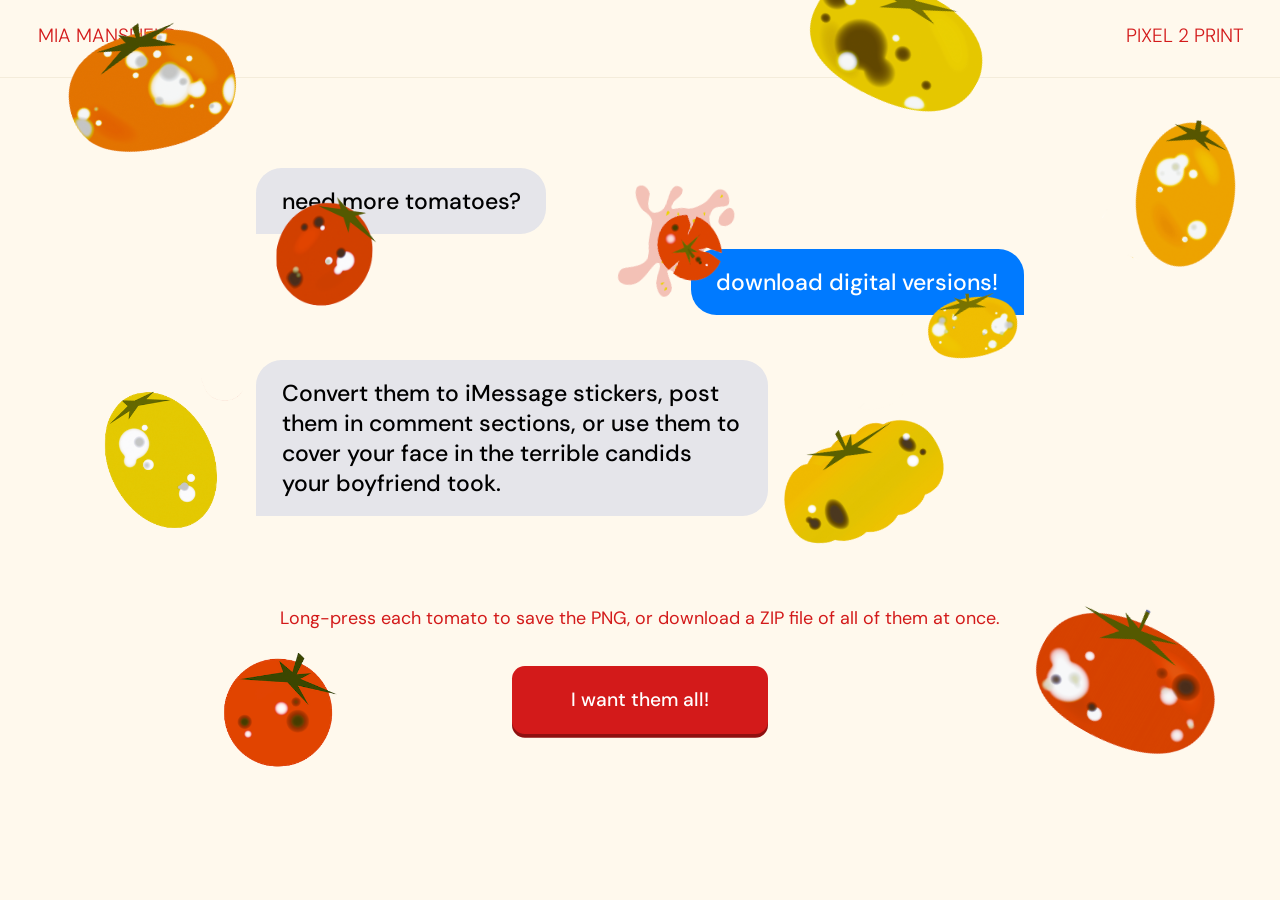
<file: spread-tomatoes.html>
<html lang="en">
    <head>
        <title>Spread Tomatoes</title>
        <link rel="icon" type="image/png" href="images/dsgn2260-tomatoes/logo-tomato.png"/>
        <link rel="stylesheet" type="text/css" href="spread-tomatoes.css">
		<style>
            @import url('https://fonts.googleapis.com/css2?family=DM+Sans:ital,opsz,wght@0,9..40,100..1000;1,9..40,100..1000&family=Modak&display=swap');
        </style>
		<meta name="viewport" content="width=device-width, initial-scale=1.0" />
    </head>

<body>
    <div id="banner">
        <div id="banner-name">
            MIA MANSFIELD
        </div>
        <div id="banner-class">
            PIXEL 2 PRINT
        </div>
    </div>
    
    <div id="cover">
        <h1 class="sent">need more tomatoes?</h1>
        <h1 class="recieved">download digital versions!</h1>
        <div id="message-tomato1">
            <img src="images/dsgn2260-tomatoes/splat.png">
        </div>
        <div id="message-tomato2">
            <img src="images/dsgn2260-tomatoes/yellow1.png">
        </div>
        <h1 class="sent">Convert them to iMessage stickers, post them in comment sections, 
            or use them to cover your face in the terrible candids your boyfriend took.</h1>

        <p>Long-press each tomato to save the PNG, or download a ZIP file of all of them at once.  </p>

        <div id="orange1">
            <img src="images/dsgn2260-tomatoes/orange1.png">
        </div>
        <div id="orange2">
            <img src="images/dsgn2260-tomatoes/orange2.png">
        </div>
        <div id="red1">
            <img src="images/dsgn2260-tomatoes/red1.png">
        </div>
        <div id="red2">
            <img src="images/dsgn2260-tomatoes/red2.png">
        </div>
        <div id="red3">
            <img src="images/dsgn2260-tomatoes/red3.png">
        </div>
        <div id="yellow2">
            <img src="images/dsgn2260-tomatoes/yellow2.png">
        </div>
        <div id="yellow3">
            <img src="images/dsgn2260-tomatoes/yellow3.png">
        </div>
        <div id="yellow4">
            <img src="images/dsgn2260-tomatoes/yellow4.png">
        </div>

        <button class="button" onclick="downloadFile()">
            <h1>I want them all!</h1>
        </button>

        <script>
        function downloadFile() {
            const link = document.createElement('a');
            link.href = 'images/dsgn2260-tomatoes/all_tomatoes.zip';
            link.download = 'all_tomatoes.zip';
            link.click();
        }
        </script>

    </div>

    <!-- <div id="scroll">
        <a href="#download-sect">
            <img src="images/dsgn2260-tomatoes/down.png" alt="Scroll arrow">
        </a>
    </div> -->

    <!-- <div id="download-sect">
        <h2>download digital versions!</h2>
        <p>Long-press each tomato to save the PNG, or download a ZIP file of all of them at once.  
        </br>
        </br>
            Convert them to iMessage stickers to digitally throw at your friends, post them in the comment 
            sections of bad twitter takes, or use them to cover your face in those terrible candids from your boyfriend.</p>
    </div>
    -->
</body>
</file>
<file: spread-tomatoes.css>
body{
    background-color: #FFF9ED;
    margin:0;
    font-weight: 400;
    color: #15161A;
    font-family: Helvetica Neue, sans-serif;
}

h1{
    font-family: DM sans, sans-serif; 
    font-weight: 500;
    font-size: 1.8vw; 
}

.sent{
    color: #000000;
    background-color: #E5E5EA;
    padding: 2vh 2vw;
    border-radius: 2vw 2vw 2vw 0vw;
    display: table;
    max-width: 60%;
    margin-left: 0;
    text-align: left;
}

.recieved{
    color: #ffffff; 
    background-color: #007AFF;
    padding: 2vh 2vw;
    border-radius: 2vw 2vw 0vw 2vw;
    display: table;
    max-width: 60%;
    margin-bottom: 5vh;
    margin-left: auto;
    margin-right: 0;
    text-align: right;
}

p {
    color: #D31A1A; 
    font-size: 1.4vw; 
    font-family: DM Sans, sans-serif; 
    font-weight: 400; 
    word-wrap: break-word;
}

html {
    scroll-behavior: smooth; 
}

#banner{
    width: 100vw;
    height: 6vh;
    border-bottom: 0.1vw solid #f4ecdb;
    color: #D31A1A; 
    font-size: 1.5vw; 
    font-family: DM Sans, sans-serif; 
    font-weight: 300; 
    margin-top: 2.5vh;
}

#banner-name{
    position:absolute;
    margin-left: 3vw;
}

#banner-class{
    position:absolute;
    margin-left: 88vw;
}

#cover{
    position:relative;
    width: 60vw;
    margin-top: 10vh;
    margin-left:20vw;
    z-index: 0;
    text-align: center;
}

#cover p{
    margin-top: 10vh;
}

#message-tomato1{
    position: absolute;
    margin-top: -20vh;
    margin-left:28vw;
    width: 10vw;
}

#message-tomato1 img{
    width: 100%;
    transform: rotate(100deg);
}

#message-tomato2{
    position: absolute;
    margin-top: -8vh;
    margin-left:52vw;
    width: 8vw;
}

#message-tomato2 img{
    width: 100%;
    transform: rotate(-20deg);
}

/* ------------------------------------ */
/* ---------INDIVIDUAL TOMATOES-------- */
/* ------------------------------------ */

#orange1{
    position: absolute;
    margin-top: -70vh;
    margin-left:-16vw;
    width: 15vw;
}

#orange1 img{
    width: 100%;
    transform: rotate(-20deg);
}

#orange2{
    position: absolute;
    margin-top: -60vh;
    margin-left:68vw;
    width: 10vw;
}
#orange2 img{
    width: 100%;
    transform: rotate(30deg);
}

#red1{
    position: absolute;
    margin-top: -52vh;
    margin-left:0vw;
    width: 10vw;
}
#red1 img{
    width: 100%;
}

#red2{
    position: absolute;
    margin-top: -5vh;
    margin-left:60vw;
    width: 18vw;
}
#red2 img{
    width: 100%;
    transform: rotate(30deg);
}

#red3{
    position: absolute;
    margin-top: -1vh;
    margin-left:-3vw;
    width: 10vw;
}
#red3 img{
    width: 100%;
}

#yellow2{
    position: absolute;
    margin-top: -30vh;
    margin-left:-13vw;
    width: 12vw;
}
#yellow2 img{
    width: 100%;
}

#yellow3{
    position: absolute;
    margin-top: -75vh;
    margin-left:43vw;
    width: 15vw;
}
#yellow3 img{
    width: 100%;
    transform: rotate(30deg);
}

#yellow4{
    position: absolute;
    margin-top: -25vh;
    margin-left:40vw;
    width: 15vw;
}
#yellow4 img{
    width: 100%;
    transform: rotate(-40deg);
}

/* ------------------------------------ */
/* ---------ZIP DOWNLOAD BUTTON-------- */
/* ------------------------------------ */
.button {
    color: #ffffff;
    background-color: #D31A1A;
    border: none;
    border-radius: 1vw;
    width: 20vw;
    cursor: pointer;
    box-shadow: 0 0.3vw 0 #8f1010;
    transition: all 0.1s ease;
    margin-top: 2vh;
}

.button h1{
    padding: 0.6vw 0vw;
    font-size: 1.5vw;
}

.button:hover {
    background-color: #e52a2a;
}

.button:active {
    box-shadow: 0 2px 0 #8f1010;
    transform: translateY(4px);
}

/* ------------------------------------ */
/* ------------NARROW SCREEN----------- */
/* ------------------------------------ */
@media only screen and (max-aspect-ratio: 1/1){

    h1 {
        font-size: 4vw;
    }

    p {
        font-size: 3.5vw;
    }

    #banner {
        font-size: 4vw;
        height: 8vh;
        margin-top: 1.5vh;
    }

    #banner-name {
        margin-left: 5vw;
    }

    #banner-class {
        margin-left: 70vw;
    }

    #cover {
        width: 90vw;
        margin-left: 5vw;
        margin-top: 5vh;
    }

    #cover p {
        margin-top: 5vh;
    }

    .sent {
        padding: 2vh 4vw;
        border-radius: 4vw 4vw 4vw 0vw;
        max-width: 80%;
    }

    .recieved {
        padding: 2vh 4vw;
        border-radius: 4vw 4vw 0vw 4vw;
        max-width: 80%;
        margin-bottom: 3vh;
    }



    .button {
        width: 60vw;
        border-radius: 3vw;
        box-shadow: 0 1vw 0 #8f1010;
    }

    .button h1 {
        font-size: 4.5vw;
        padding: 2vw 0;
    }


    #message-tomato1{
    position: absolute;
    margin-top: -20vh;
    margin-left:45vw;
    width: 20vw;
    }
    #message-tomato2{
        position: absolute;
        margin-top: -5vh;
        margin-left:52vw;
        width: 15vw;
    }
    #orange1{
        position: absolute;
        margin-top: -60vh;
        margin-left:30vw;
        width: 20vw;
    }
    #orange2{
        position: absolute;
        margin-top: -60vh;
        margin-left:68vw;
        width: 20vw;
    }
    #red1{
        position: absolute;
        margin-top: -45vh;
        margin-left:0vw;
        width: 20vw;
    }
    #red2{
        position: absolute;
        margin-top: -5vh;
        margin-left:70vw;
        width: 26vw;
    }
    #red3{
        position: absolute;
        margin-top: -1vh;
        margin-left:-3vw;
        width: 20vw;
    }
    #yellow2{
        position: absolute;
        margin-top: -20vh;
        margin-left:-3vw;
        width: 22vw;
    }
    #yellow3{
        position: absolute;
        margin-top:  10vh;
        margin-left:63vw;
        width: 25vw;
    }
    #yellow4{
        position: absolute;
        margin-top: -25vh;
        margin-left:70vw;
        width: 25vw;
    }
}
</file>
